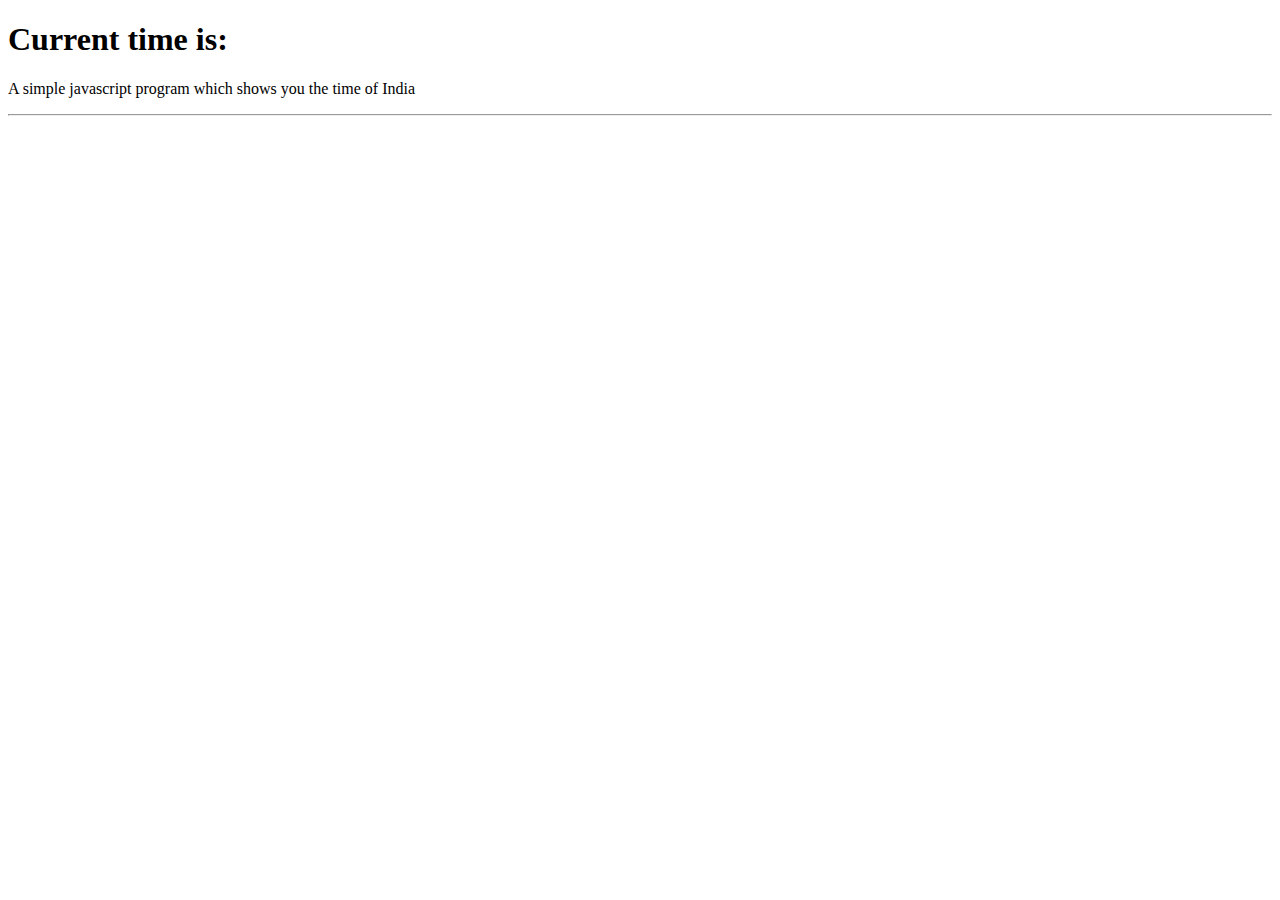
<file: Java Script/tell-time.html>
<!doctype html>
<html lang="en">

<head>
    <!-- Required meta tags -->
    <meta charset="utf-8">
    <meta name="viewport" content="width=device-width, initial-scale=1">

    <!-- Bootstrap CSS -->
    <link href="https://cdn.jsdelivr.net/npm/bootstrap@5.1.3/dist/css/bootstrap.min.css" rel="stylesheet"
        integrity="sha384-1BmE4kWBq78iYhFldvKuhfTAU6auU8tT94WrHftjDbrCEXSU1oBoqyl2QvZ6jIW3" crossorigin="anonymous">

    <title>Time Teller</title>

</head>

<body>



    <div class="container my-4">
        <div class="p-5 mb-4 bg-light rounded-3">
            <div class="container-fluid py-5">
                <h1 class="display-5 fw-bold">Current time is: <span id="janu"> </span> </h1>
                <p class="col-md-8 fs-4">A simple javascript program which shows you the time of India</p>
                <hr class="my-4">
                <!-- <button class="btn btn-primary btn-lg" type="button">Browse Times</button> -->
            </div>
        </div>

        <!-- Optional JavaScript; choose one of the two! -->

        <!-- Option 1: Bootstrap Bundle with Popper -->
        <script src="https://cdn.jsdelivr.net/npm/bootstrap@5.1.3/dist/js/bootstrap.bundle.min.js"
            integrity="sha384-ka7Sk0Gln4gmtz2MlQnikT1wXgYsOg+OMhuP+IlRH9sENBO0LRn5q+8nbTov4+1p"
            crossorigin="anonymous"></script>

        <!-- Option 2: Separate Popper and Bootstrap JS -->
        <!--
    <script src="https://cdn.jsdelivr.net/npm/@popperjs/core@2.10.2/dist/umd/popper.min.js" integrity="sha384-7+zCNj/IqJ95wo16oMtfsKbZ9ccEh31eOz1HGyDuCQ6wgnyJNSYdrPa03rtR1zdB" crossorigin="anonymous"></script>
    <script src="https://cdn.jsdelivr.net/npm/bootstrap@5.1.3/dist/js/bootstrap.min.js" integrity="sha384-QJHtvGhmr9XOIpI6YVutG+2QOK9T+ZnN4kzFN1RtK3zEFEIsxhlmWl5/YESvpZ13" crossorigin="anonymous"></script>
    -->
</body>
<script>
    setInterval(() => {
        let a;
        let date;
        let time;
        const options = { weekday:'long', year:'numeric', month:'long', day:'numeric'};
        a = new Date();
        date = a.toLocaleDateString(undefined, options)
        time = a.getHours() + ":" + a.getMinutes() + ":" + a.getSeconds()
        document.getElementById("janu").innerHTML = time + '<br>on ' + date;
    }, 1000);
</script>

</html>
</file>
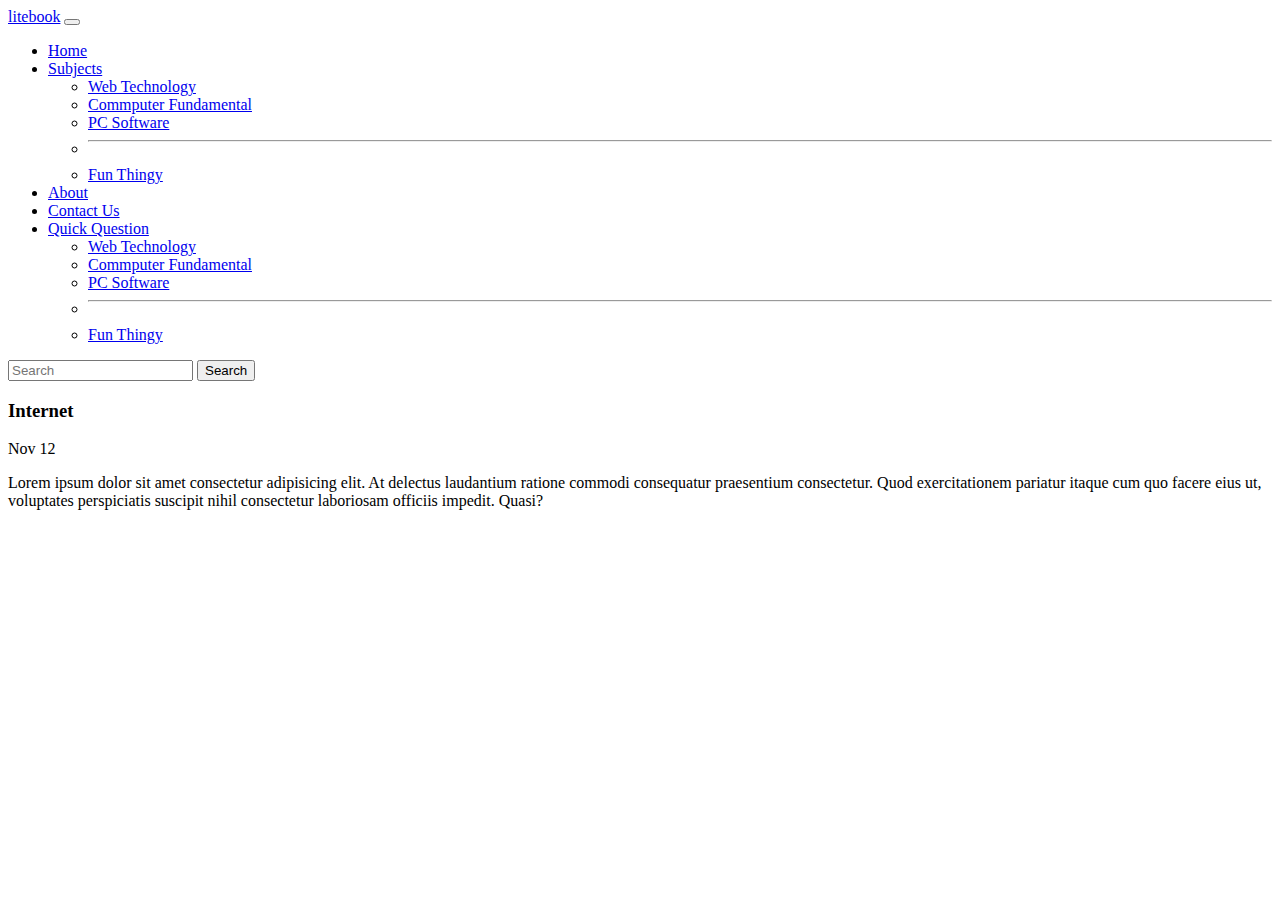
<file: my blog template/blog-list.html>
<!doctype html>
<html lang="en">

<head>
  <title>Blog tittle</title>
  <!-- Required meta tags -->
  <meta charset="utf-8">
  <meta name="viewport" content="width=device-width, initial-scale=1, shrink-to-fit=no">

  <!-- Bootstrap CSS v5.2.0-beta1 -->
  <link rel="stylesheet" href="https://cdn.jsdelivr.net/npm/bootstrap@5.2.0/dist/css/bootstrap.min.css"
    integrity="sha384-gH2yIJqKdNHPEq0n4Mqa/HGKIhSkIHeL5AyhkYV8i59U5AR6csBvApHHNl/vI1Bx" crossorigin="anonymous">

</head>

<body>
  <header>
    <nav class="navbar navbar-expand-lg navbar-dark bg-dark p-3">

      <div class="container-fluid">
        <a class="navbar-brand" href="#">litebook</a>
        <button class="navbar-toggler" type="button" data-bs-toggle="collapse" data-bs-target="#navbarSupportedContent"
          aria-controls="navbarSupportedContent" aria-expanded="false" aria-label="Toggle navigation">
          <span class="navbar-toggler-icon"></span>
        </button>
        <div class="collapse navbar-collapse" id="navbarSupportedContent">
          <ul class="navbar-nav me-auto mb-2 mb-lg-0">
            <li class="nav-item">
              <a class="nav-link active" aria-current="page" href="#">Home</a>
            </li>

            <li class="nav-item dropdown">
              <a class="nav-link dropdown-toggle" href="#" role="button" data-bs-toggle="dropdown"
                aria-expanded="false">
                Subjects
              </a>
              <ul class="dropdown-menu dropdown-menu-dark">
                <li><a class="dropdown-item" href="#">Web Technology</a></li>
                <li><a class="dropdown-item" href="#">Commputer Fundamental</a></li>
                <li><a class="dropdown-item" href="#">PC Software</a></li>
                <li>
                  <hr class="dropdown-divider bg-white">
                </li>
                <li><a class="dropdown-item" href="#">Fun Thingy</a></li>
              </ul>
            </li>
            <li class="nav-item">
              <a class="nav-link" href="#">About</a>
            </li>
            <li class="nav-item">
              <a class="nav-link" href="#">Contact Us</a>
            </li>
            <li class="nav-item dropdown">
              <a class="nav-link dropdown-toggle" href="#" role="button" data-bs-toggle="dropdown"
                aria-expanded="false">
                Quick Question
              </a>
              <ul class="dropdown-menu dropdown-menu-dark">
                <li><a class="dropdown-item" href="#">Web Technology</a></li>
                <li><a class="dropdown-item" href="#">Commputer Fundamental</a></li>
                <li><a class="dropdown-item" href="#">PC Software</a></li>
                <li>
                  <hr class="dropdown-divider bg-white">
                </li>
                <li><a class="dropdown-item" href="#">Fun Thingy</a></li>
              </ul>
            </li>
          </ul>
          <form class="d-flex" role="search">
            <input class="form-control me-2" type="search" placeholder="Search" aria-label="Search">
            <button class="btn btn-outline-success" type="submit">Search</button>
          </form>
        </div>
      </div>
    </nav>
  </header>

  <div class="container">
    <div class="row g-0 border rounded overflow-hidden flex-md-row my-3 shadow-sm h-md-250 position-relative">
      <div class="col p-4 d-flex flex-column position-static">
        <a href="/blog.html" class=" stretched-link "></a>
        <!-- <strong class="d-inline-block mb-2 text-danger">Web technology</strong> -->
        <h3 class="mb-0">Internet</h3>
        <div class="mb-1 text-muted">Nov 12</div>
        <p class="card-text mb-auto pointer-event ">Lorem ipsum dolor sit amet consectetur adipisicing elit. At delectus laudantium ratione commodi consequatur praesentium consectetur. Quod exercitationem pariatur itaque cum quo facere eius ut, voluptates perspiciatis suscipit nihil consectetur laboriosam officiis impedit. Quasi?</p>
        <!-- <span>
          <a href="/blog.html" class=" stretched-link ">Continue reading</a>
        </span> -->
      </div>
    </div>
  </div>

  <footer>
    <!-- place footer here -->
  </footer>
  <!-- Bootstrap JavaScript Libraries -->
  <script src="https://cdn.jsdelivr.net/npm/@popperjs/core@2.11.5/dist/umd/popper.min.js"
    integrity="sha384-Xe+8cL9oJa6tN/veChSP7q+mnSPaj5Bcu9mPX5F5xIGE0DVittaqT5lorf0EI7Vk" crossorigin="anonymous">
    </script>

  <script src="https://cdn.jsdelivr.net/npm/bootstrap@5.2.0/dist/js/bootstrap.min.js"
    integrity="sha384-ODmDIVzN+pFdexxHEHFBQH3/9/vQ9uori45z4JjnFsRydbmQbmL5t1tQ0culUzyK" crossorigin="anonymous">
    </script>
</body>

</html>
</file>
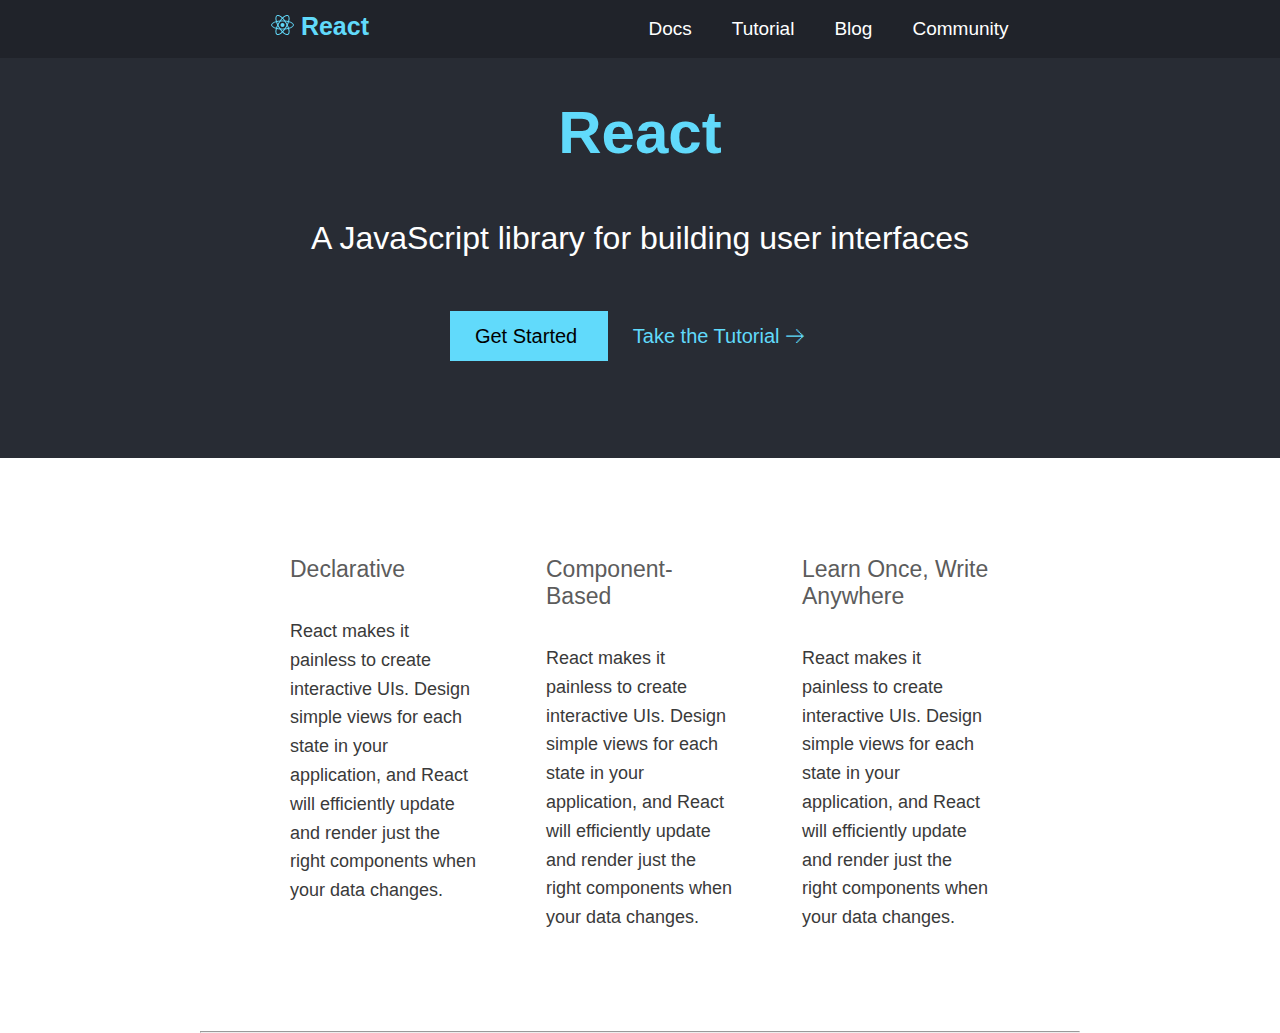
<file: React Clone/main.html>
<!DOCTYPE html>
<html lang="en">

<head>
    <meta charset="UTF-8">
    <meta http-equiv="X-UA-Compatible" content="IE=edge">
    <meta name="viewport" content="width=device-width, initial-scale=1.0">
    <link rel="shortcut icon"
        href="[data-uri]"
        type="image/x-icon">
    <link rel="stylesheet" href="main.css">
    <title>React – A JavaScript library for building user interfaces</title>
</head>

<body>
    <nav id="NavBar">
        <div id="logo">
            <img src="[data-uri]"
                alt="" class="img-logo">
            <span class="logo-title"> React </span>
        </div>
        <ul id="links">
            <li> <a href="#"> Docs </a></li>
            <li> <a href="#"> Tutorial </a></li>
            <li> <a href="#"> Blog </a></li>
            <li> <a href="#"> Community </a></li>
        </ul>
    </nav>
    <!-- nav stuff up there -->
    <div id="content">
        <h1 class="color-primary main-heading">
            React
        </h1>
        <p class="para">
            A JavaScript library for building user interfaces
        </p>

        <div class="travel-page">
            <a class="btn btn-1">
                Get Started
            </a>
            <span class="btn btn-2">
                Take the Tutorial 🡢
            </span>
        </div>
    </div>
    <!-- primary content up there -->
    <div class="main-section">
        <div class="section">
            <h3 class="sec-heading">
                Declarative
            </h3>
            <p class="sec-para">
                React makes it painless to create interactive UIs. Design simple views for each state in your
                application, and React will efficiently update and render just the right components when your data
                changes.
            </p>
        </div>
        <div class="section">
            <h3 class="sec-heading">
                Component-Based
            </h3>
            <p class="sec-para">
                React makes it painless to create interactive UIs. Design simple views for each state in your
                application, and React will efficiently update and render just the right components when your data
                changes.
            </p>
        </div>
        <div class="section">
            <h3 class="sec-heading">
                Learn Once, Write Anywhere
            </h3>
            <p class="sec-para">
                React makes it painless to create interactive UIs. Design simple views for each state in your
                application, and React will efficiently update and render just the right components when your data
                changes.
            </p>
        </div>
    </div>
    <hr class="line">
</body>

</html>
</file>
<file: React Clone/main.css>
@import url('https://fonts.googleapis.com/css2?family=Montserrat:wght@100&display=swap');

* {
    margin: 0px;
    padding: 0px;
    font-family: 'Segoe UI', Tahoma, Geneva, Verdana, sans-serif;
}

#NavBar {
    display: flex;
    justify-content: space-evenly;
    background-color: #20232a;
    padding: 12px;
}

#logo {
    font-family: 'Segoe UI', Tahoma, Geneva, Verdana, sans-serif;
    font-weight: 600;
    color: white;
    font-size: 25px;
    padding-left: 20px;
    padding-right: 20px;
    padding-bottom: 5px;
    color: #61dafb;
    cursor: pointer;
}

.img-logo {
    height: 20px;
}

#links {
    font-weight: 100;
    display: flex;
    align-items: center;
    list-style: none;

}

#links li a {
    color: white;
    font-size: 19px;
    text-decoration: none;
    padding-left: 20px;
    padding-right: 20px;
    font-family: 'Segoe UI', Tahoma, Geneva, Verdana, sans-serif;
    transition: color .2s;
    /*font-family: 'Montserrat', sans-serif;*/
}

#links li a:hover {
    color: #61dafb;
    transition: color .2s;
}



/* Navbar stuff up there */


#content {
    height: 400px;
    width: 100%;
    background-color: #282c34;

}

.color-primary {
    color: #61dafb;
}

.main-heading {
    font-size: 60px;
    text-align: center;
    padding: 40px;
    padding-bottom: 20px;
}

.para {
    font-size: 32px;
    color: white;
    padding: 33px;
    text-align: center;
    font-weight: 100;
}

.travel-page {
    padding: 35px;
    text-align: center;
}

.btn {
    font-size: 20px;
    padding: 14px;
    padding-inline: 25px;
    cursor: pointer;
}

.btn-1 {
    border: none;
    background-color: #61dafb;
    color: black;
    transition: background-color .2s;
}

.btn-1:hover {
    /* transform: scale(1.2); */
    background-color: white;
    transition: background-color .2s;
}

.btn-2 {
    color: #61dafb;
    transition: color .2s;

}

.btn-2:hover {
    color: white;
    transition: color .2s;
}

/* main content up there */

.main-section {
    display: flex;
    padding-inline: 16rem;
    padding-top: 4rem;
}

.section {
    padding: 34px;
}

.sec-heading {
    font-weight: 100;
    font-size: 23px;
    padding-bottom: 34px;
    color: #5c5c5c;
}

.sec-para {
    line-height: 1.6;
    font-size: 18px;
    color: #3a3a3a;
    font-weight: 400;

}

.line{
    margin-inline: 200px;
    margin-top: 65px;
    color: #3c3c3c;
}
</file>
